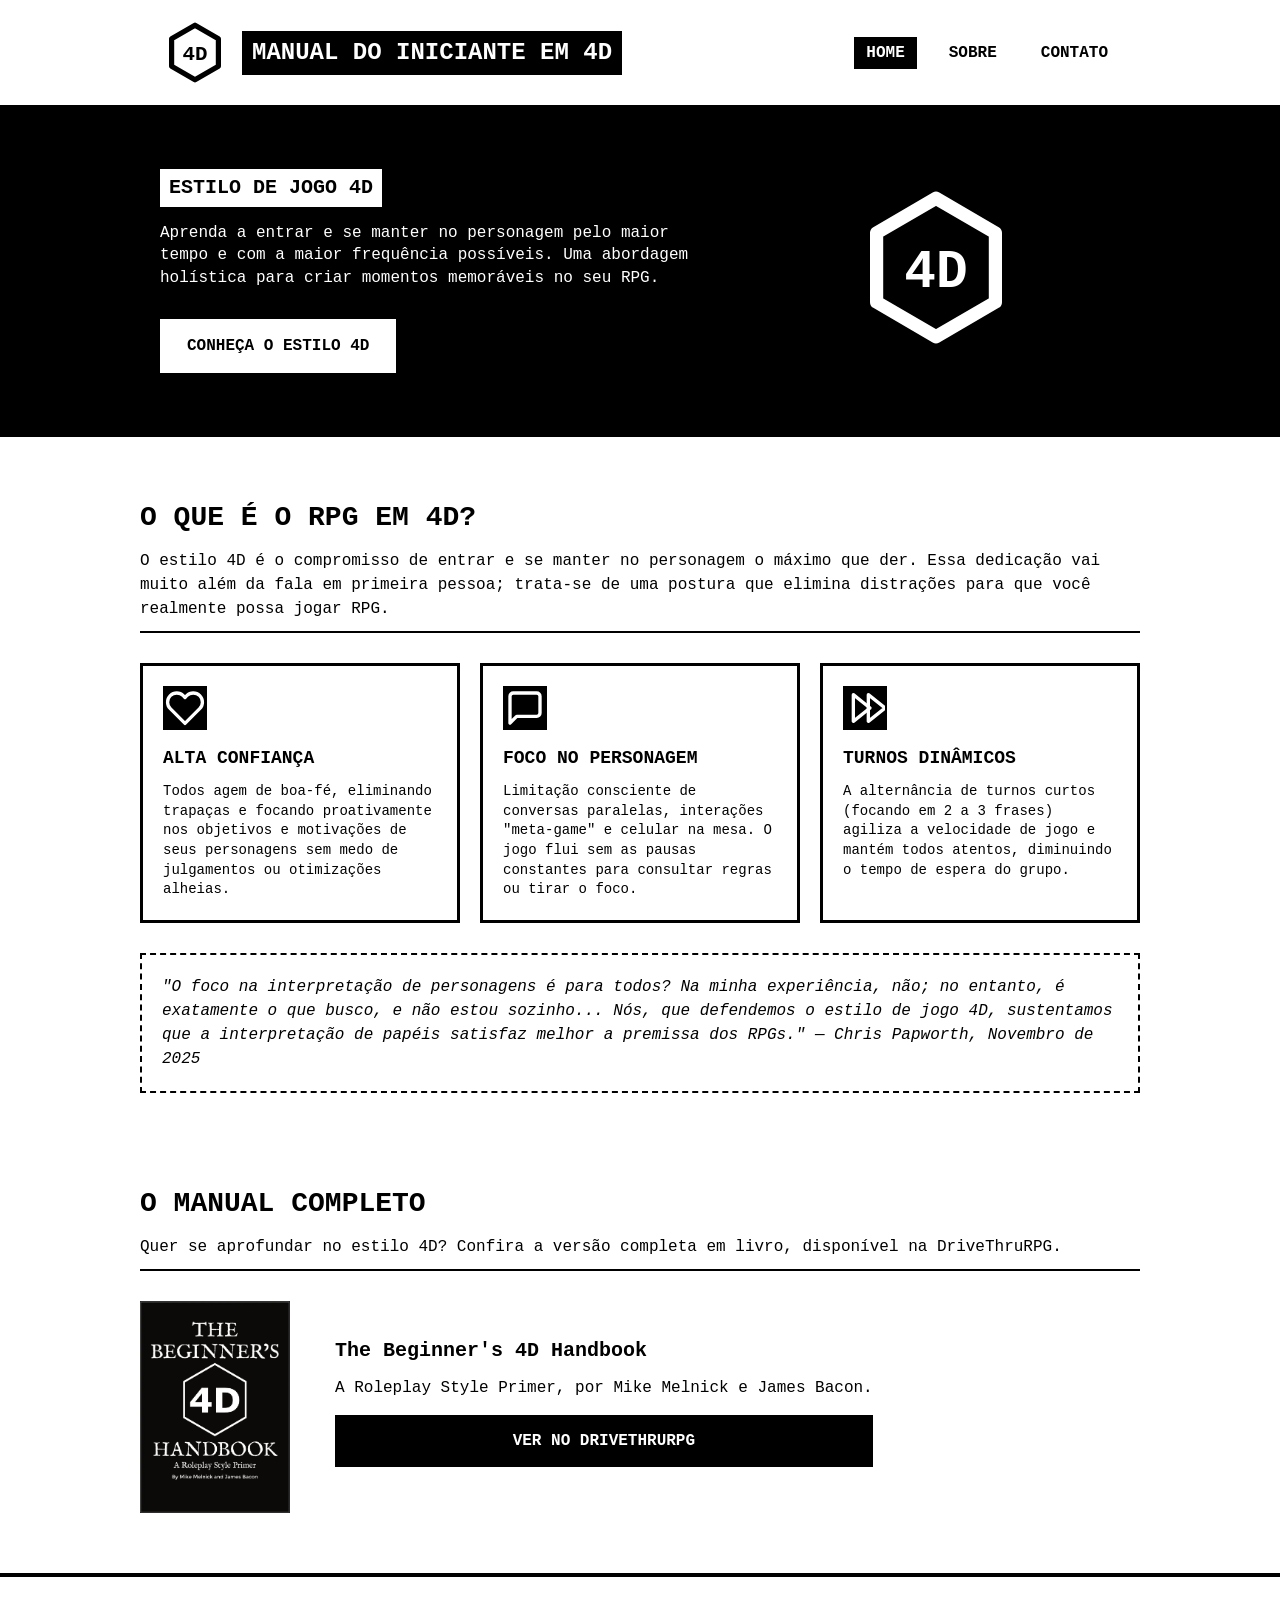
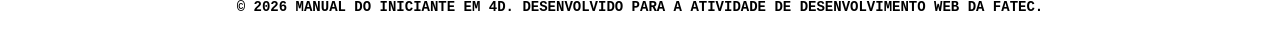
<file: index.html>
<!DOCTYPE html>
<html lang="pt-BR">

<head>
    <meta charset="UTF-8"> <!-- Suporte a caracteres especiais (acentos, ç, etc.) -->
    <meta name="viewport" content="width=device-width, initial-scale=1.0">
    <!-- Garante renderização correta em dispositivos móveis -->
    <title>Manual do Iniciante em 4D - Home</title>
    <link rel="stylesheet" href="style.css"> <!-- Importa o arquivo de estilos CSS -->
</head>

<body>
    <!-- CABEÇALHO COM LOGO E MENU -->
    <header>
        <div class="header-container">
            <!-- Logo principal com vetor SVG -->
            <a href="index.html" class="logo">
                <svg viewBox="0 0 100 100" fill="none" xmlns="http://www.w3.org/2000/svg">
                    <polygon points="50,8 86,29 86,71 50,92 14,71 14,29" fill="#ffffff" stroke="#000000"
                        stroke-width="8" stroke-linejoin="round" />
                    <text x="50" y="62" fill="#000000" font-family="'Courier New', Courier, monospace" font-weight="900"
                        font-size="32" text-anchor="middle">4D</text>
                </svg>
                <span>Manual do Iniciante em 4D</span>
            </a>
            <!-- Menu de navegação -->
            <nav>
                <ul>
                    <li><a href="index.html" class="active">Home</a></li> <!-- 'active' indica a página atual -->
                    <li><a href="about.html">Sobre</a></li>
                    <li><a href="contato.html">Contato</a></li>
                </ul>
            </nav>
        </div>
    </header>

    <!-- CONTEÚDO PRINCIPAL DA PÁGINA -->
    <main>
        <!-- SEÇÃO HERO (BANER PRINCIPAL) -->
        <section class="hero">
            <div class="container hero-container">
                <div class="hero-content">
                    <span class="hero-tag">Estilo de Jogo 4D</span>
                    <p>Aprenda a entrar e se manter no personagem pelo maior tempo e com a maior frequência possíveis.
                        Uma abordagem holística para criar momentos memoráveis no seu RPG.</p>
                    <a href="about.html" class="hero-btn">Conheça o Estilo 4D</a>
                </div>
                <!-- Gráfico decorativo -->
                <div class="hero-graphic">
                    <div class="logo-hero">
                        <svg viewBox="0 0 100 100" fill="none" xmlns="http://www.w3.org/2000/svg">
                            <polygon points="50,8 86,29 86,71 50,92 14,71 14,29" fill="#000000" stroke="#ffffff"
                                stroke-width="8" stroke-linejoin="round" />
                            <text x="50" y="62" fill="#ffffff" font-family="'Courier New', Courier, monospace"
                                font-weight="900" font-size="32" text-anchor="middle">4D</text>
                        </svg>
                    </div>
                </div>
            </div>
        </section>

        <!-- SEÇÃO DE INTRODUÇÃO -->
        <section class="section container">
            <div class="section-title-wrapper">
                <h2 class="section-title">O que é o RPG em 4D?</h2>
                <p class="section-desc">O estilo 4D é o compromisso de entrar e se manter no personagem o máximo que
                    der. Essa dedicação vai muito além da fala em primeira pessoa; trata-se de uma postura que elimina
                    distrações para que você realmente possa jogar RPG.</p>
            </div>

            <!-- CARDS DOS TRÊS PILARES -->
            <div class="cards-container">
                <div class="card">
                    <div class="card-icon">
                        <svg viewBox="0 0 24 24" fill="none" stroke="currentColor" stroke-width="2"
                            stroke-linecap="round" stroke-linejoin="round">
                            <path
                                d="M20.84 4.61a5.5 5.5 0 0 0-7.78 0L12 5.67l-1.06-1.06a5.5 5.5 0 0 0-7.78 7.78l1.06 1.06L12 21.23l7.78-7.78 1.06-1.06a5.5 5.5 0 0 0 0-7.78z" />
                        </svg>
                    </div>
                    <h3>Alta Confiança</h3>
                    <p>Todos agem de boa-fé, eliminando trapaças e focando proativamente nos objetivos e motivações de
                        seus personagens sem medo de julgamentos ou otimizações alheias.</p>
                </div>

                <div class="card">
                    <div class="card-icon">
                        <svg viewBox="0 0 24 24" fill="none" stroke="currentColor" stroke-width="2"
                            stroke-linecap="round" stroke-linejoin="round">
                            <path d="M21 15a2 2 0 0 1-2 2H7l-4 4V5a2 2 0 0 1 2-2h14a2 2 0 0 1 2 2z" />
                        </svg>
                    </div>
                    <h3>Foco no Personagem</h3>
                    <p>Limitação consciente de conversas paralelas, interações "meta-game" e celular na mesa. O jogo
                        flui sem as pausas constantes para consultar regras ou tirar o foco.</p>
                </div>

                <div class="card">
                    <div class="card-icon">
                        <svg viewBox="0 0 24 24" fill="none" stroke="currentColor" stroke-width="2"
                            stroke-linecap="round" stroke-linejoin="round">
                            <polygon points="5 4 15 12 5 20 5 4" />
                            <polygon points="14 4 24 12 14 20 14 4" />
                        </svg>
                    </div>
                    <h3>Turnos Dinâmicos</h3>
                    <p>A alternância de turnos curtos (focando em 2 a 3 frases) agiliza a velocidade de jogo e mantém
                        todos atentos, diminuindo o tempo de espera do grupo.</p>
                </div>
            </div>

            <!-- CAIXA DE CITAÇÃO -->
            <div class="callout">
                "O foco na interpretação de personagens é para todos? Na minha experiência, não; no entanto, é
                exatamente o que busco, e não estou sozinho... Nós, que defendemos o estilo de jogo 4D, sustentamos que
                a interpretação de papéis satisfaz melhor a premissa dos RPGs." — Chris Papworth, Novembro de 2025
            </div>
        </section>

        <!-- SEÇÃO DO MANUAL COMPLETO (E-BOOK) -->
        <section class="section container section-book">
            <div class="section-title-wrapper">
                <h2 class="section-title">O Manual Completo</h2>
                <p class="section-desc">Quer se aprofundar no estilo 4D? Confira a versão completa em livro, disponível
                    na DriveThruRPG.</p>
            </div>
            <div class="book-showcase">
                <!-- Wrapper criado para o Flexbox manter a foto e informações lado a lado -->
                <div class="book-content">
                    <img src="capa.webp" alt="Capa do livro The Beginner's 4D Handbook" class="book-cover">
                    <div class="book-info">
                        <h3>The Beginner's 4D Handbook</h3>
                        <p>A Roleplay Style Primer, por Mike Melnick e James Bacon.</p>
                        <!-- Botão com classes combinadas (form-btn e book-btn) -->
                        <a href="https://www.drivethrurpg.com/en/product/549599/the-beginner-s-4d-handbook?language=en"
                            target="_blank" class="form-btn book-btn">Ver no DriveThruRPG</a>
                    </div>
                </div>
            </div>
        </section>
    </main>

    <!-- RODAPÉ -->
    <footer>
        <p>&copy; 2026 Manual do Iniciante em 4D. Desenvolvido para a Atividade de Desenvolvimento Web da FATEC.</p>
    </footer>
</body>

</html>
</file>
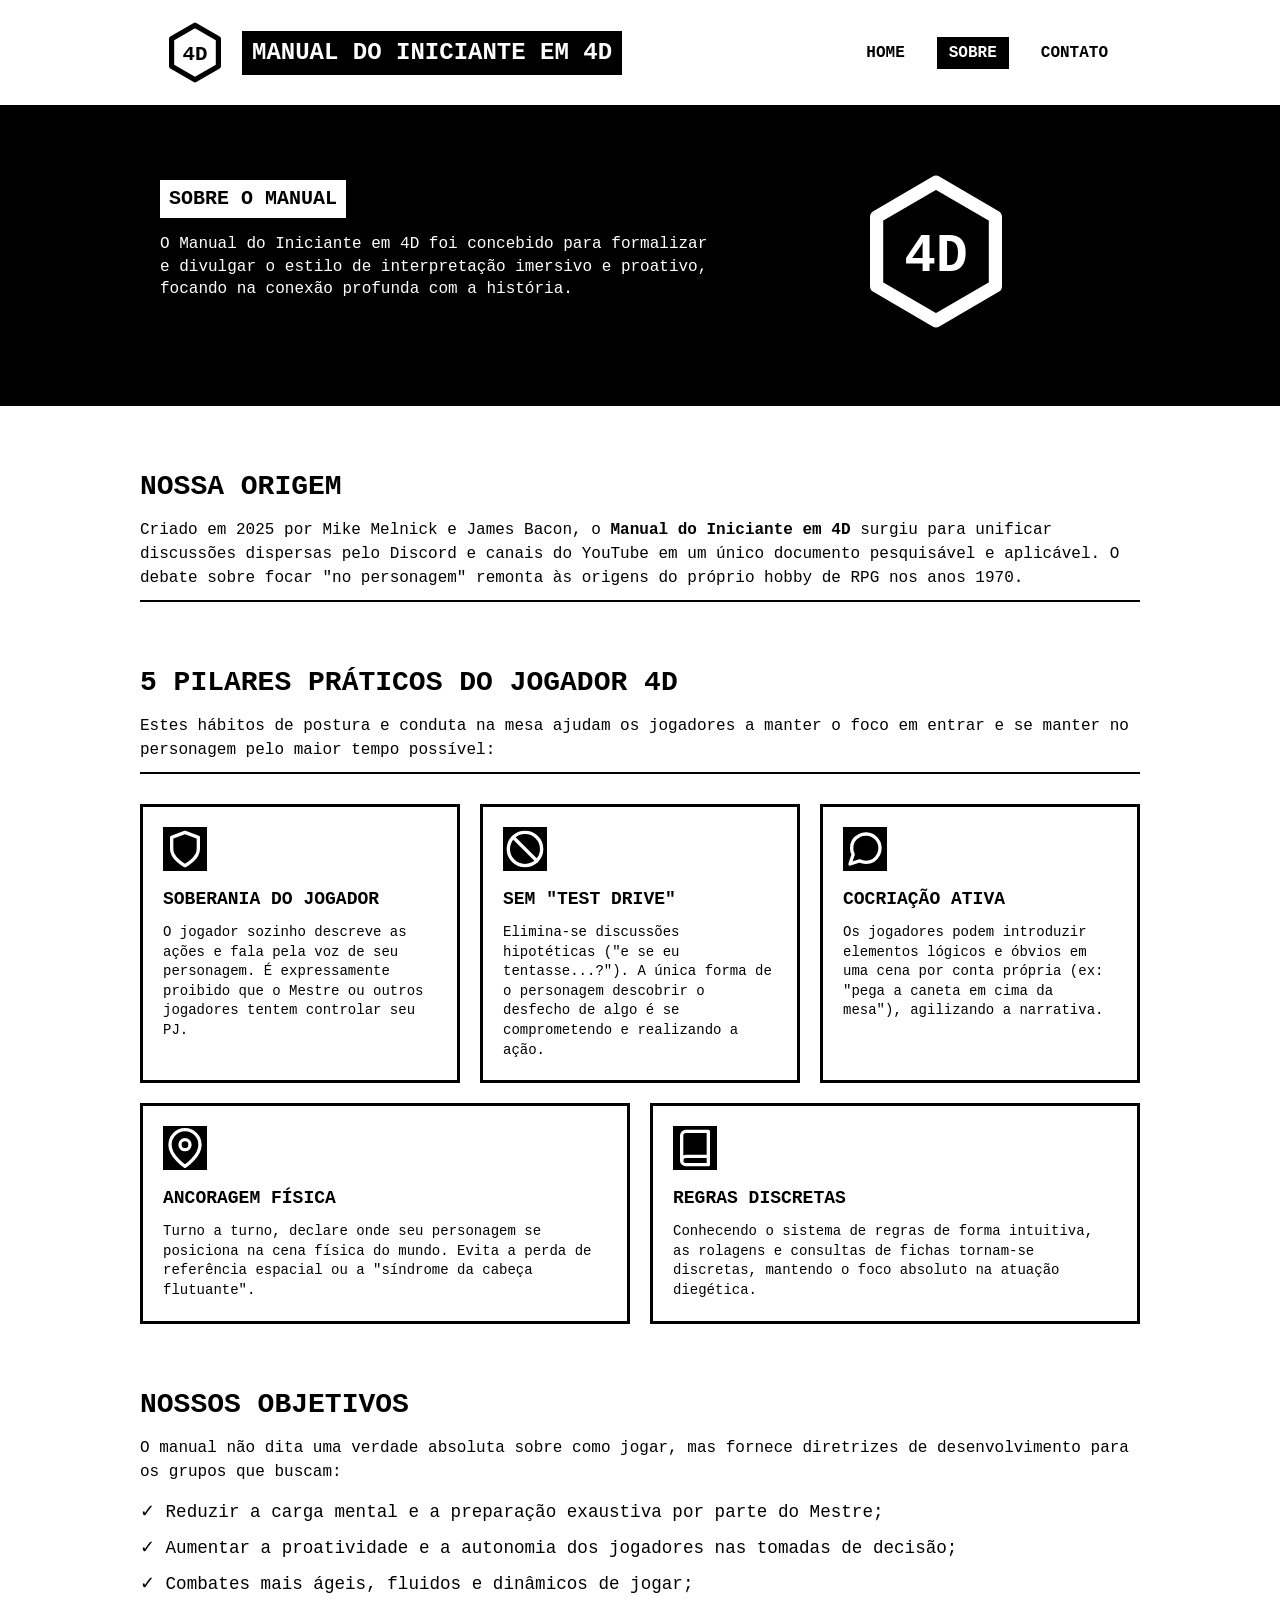
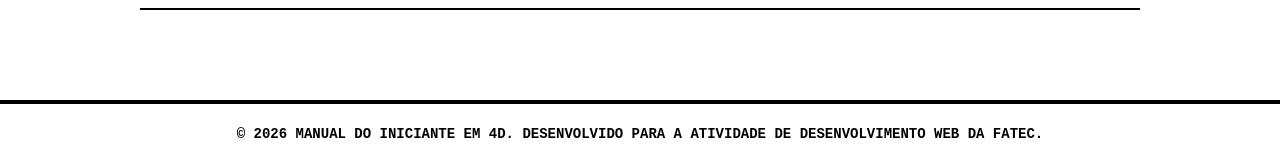
<file: about.html>
<!DOCTYPE html>
<html lang="pt-BR">

<head>
    <meta charset="UTF-8">
    <meta name="viewport" content="width=device-width, initial-scale=1.0">
    <title>Manual do Iniciante em 4D - Sobre</title>
    <link rel="stylesheet" href="style.css">
</head>

<body>
    <!-- CABEÇALHO -->
    <header>
        <div class="header-container">
            <a href="index.html" class="logo">
                <svg width="45" height="40" viewBox="0 0 100 100" fill="none" xmlns="http://www.w3.org/2000/svg">
                    <polygon points="50,8 86,29 86,71 50,92 14,71 14,29" fill="#ffffff" stroke="#000000"
                        stroke-width="8" stroke-linejoin="round" />
                    <text x="50" y="62" fill="#000000" font-family="'Courier New', Courier, monospace" font-weight="900"
                        font-size="32" text-anchor="middle">4D</text>
                </svg>
                <span>Manual do Iniciante em 4D</span>
            </a>
            <nav>
                <ul>
                    <li><a href="index.html">Home</a></li>
                    <li><a href="about.html" class="active">Sobre</a></li> <!-- Marca a página Sobre como ativa -->
                    <li><a href="contato.html">Contato</a></li>
                </ul>
            </nav>
        </div>
    </header>

    <main>
        <!-- BANNER DE SOBRE -->
        <section class="hero">
            <div class="container hero-container">
                <div class="hero-content">
                    <span class="hero-tag">Sobre o Manual</span>
                    <p>O Manual do Iniciante em 4D foi concebido para formalizar e divulgar o estilo de interpretação
                        imersivo e proativo, focando na conexão profunda com a história.</p>
                </div>
                <div class="hero-graphic">
                    <div class="logo-hero">
                        <svg viewBox="0 0 100 100" fill="none" xmlns="http://www.w3.org/2000/svg">
                            <polygon points="50,8 86,29 86,71 50,92 14,71 14,29" fill="#000000" stroke="#ffffff"
                                stroke-width="8" stroke-linejoin="round" />
                            <text x="50" y="62" fill="#ffffff" font-family="'Courier New', Courier, monospace"
                                font-weight="900" font-size="32" text-anchor="middle">4D</text>
                        </svg>
                    </div>
                </div>
            </div>
        </section>

        <!-- SEÇÃO DE ORIGEM E PILARES -->
        <section class="section container">
            <div class="section-title-wrapper">
                <h2 class="section-title">Nossa Origem</h2>
                <p class="section-desc">Criado em 2025 por Mike Melnick e James Bacon, o <strong>Manual do Iniciante em
                        4D</strong> surgiu para unificar discussões dispersas pelo Discord e canais do YouTube em um
                    único documento pesquisável e aplicável. O debate sobre focar "no personagem" remonta às origens do
                    próprio hobby de RPG nos anos 1970.</p>
            </div>

            <!-- SUBTÍTULO DA GRADE DE 5 PILARES -->
            <div class="section-title-wrapper" style="margin-top: 60px;">
                <!-- estilo inline para dar mais espaço acima -->
                <h2 class="section-title">5 Pilares Práticos do Jogador 4D</h2>
                <p class="section-desc">Estes hábitos de postura e conduta na mesa ajudam os jogadores a manter o foco
                    em entrar e se manter no personagem pelo maior tempo possível:</p>
            </div>

            <!-- CONTAINER QUE EXIBE OS 5 CARDS COM O LAYOUT CUSTOMIZADO DO CSS (3 na 1ª linha, 2 na 2ª) -->
            <div class="cards-5-container">
                <div class="card">
                    <div class="card-icon">
                        <svg viewBox="0 0 24 24" fill="none" stroke="currentColor" stroke-width="2"
                            stroke-linecap="round" stroke-linejoin="round">
                            <path d="M12 22s8-4 8-10V5l-8-3-8 3v7c0 6 8 10 8 10z" />
                        </svg>
                    </div>
                    <h3>Soberania do Jogador</h3>
                    <p>O jogador sozinho descreve as ações e fala pela voz de seu personagem. É expressamente proibido
                        que o Mestre ou outros jogadores tentem controlar seu PJ.</p>
                </div>

                <div class="card">
                    <div class="card-icon">
                        <svg viewBox="0 0 24 24" fill="none" stroke="currentColor" stroke-width="2"
                            stroke-linecap="round" stroke-linejoin="round">
                            <circle cx="12" cy="12" r="10" />
                            <line x1="4.93" y1="4.93" x2="19.07" y2="19.07" />
                        </svg>
                    </div>
                    <h3>Sem "Test Drive"</h3>
                    <p>Elimina-se discussões hipotéticas ("e se eu tentasse...?"). A única forma de o personagem
                        descobrir o desfecho de algo é se comprometendo e realizando a ação.</p>
                </div>

                <div class="card">
                    <div class="card-icon">
                        <svg viewBox="0 0 24 24" fill="none" stroke="currentColor" stroke-width="2"
                            stroke-linecap="round" stroke-linejoin="round">
                            <path
                                d="M21 11.5a8.38 8.38 0 0 1-.9 3.8 8.5 8.5 0 0 1-7.6 4.7 8.38 8.38 0 0 1-3.8-.9L3 21l1.9-5.7a8.38 8.38 0 0 1-.9-3.8 8.5 8.5 0 0 1 4.7-7.6 8.38 8.38 0 0 1 3.8-.9h.5a8.48 8.48 0 0 1 8 8v.5z" />
                        </svg>
                    </div>
                    <h3>Cocriação Ativa</h3>
                    <p>Os jogadores podem introduzir elementos lógicos e óbvios em uma cena por conta própria (ex:
                        "pega a caneta em cima da mesa"), agilizando a narrativa.</p>
                </div>

                <div class="card">
                    <div class="card-icon">
                        <svg viewBox="0 0 24 24" fill="none" stroke="currentColor" stroke-width="2"
                            stroke-linecap="round" stroke-linejoin="round">
                            <path d="M21 10c0 7-9 13-9 13s-9-6-9-13a9 9 0 0 1 18 0z" />
                            <circle cx="12" cy="10" r="3" />
                        </svg>
                    </div>
                    <h3>Ancoragem Física</h3>
                    <p>Turno a turno, declare onde seu personagem se posiciona na cena física do mundo. Evita a perda de
                        referência espacial ou a "síndrome da cabeça flutuante".</p>
                </div>

                <div class="card">
                    <div class="card-icon">
                        <svg viewBox="0 0 24 24" fill="none" stroke="currentColor" stroke-width="2"
                            stroke-linecap="round" stroke-linejoin="round">
                            <path d="M4 19.5A2.5 2.5 0 0 1 6.5 17H20" />
                            <path d="M6.5 2H20v20H6.5A2.5 2.5 0 0 1 4 19.5v-15A2.5 2.5 0 0 1 6.5 2z" />
                        </svg>
                    </div>
                    <h3>Regras Discretas</h3>
                    <p>Conhecendo o sistema de regras de forma intuitiva, as rolagens e consultas de fichas tornam-se
                        discretas, mantendo o foco absoluto na atuação diegética.</p>
                </div>
            </div>

            <!-- SEÇÃO DE OBJETIVOS -->
            <div class="section-title-wrapper" style="margin-top: 60px;">
                <h2 class="section-title">Nossos Objetivos</h2>
                <p class="section-desc">O manual não dita uma verdade absoluta sobre como jogar, mas fornece diretrizes
                    de desenvolvimento para os grupos que buscam:</p>
                <ul
                    style="list-style-type: none; padding-left: 0; font-size: 1.1rem; margin-top: 15px; display: flex; flex-direction: column; gap: 10px;">
                    <li>✓ Reduzir a carga mental e a preparação exaustiva por parte do Mestre;</li>
                    <li>✓ Aumentar a proatividade e a autonomia dos jogadores nas tomadas de decisão;</li>
                    <li>✓ Combates mais ágeis, fluidos e dinâmicos de jogar;</li>
                </ul>
            </div>
        </section>
    </main>

    <footer>
        <p>&copy; 2026 Manual do Iniciante em 4D. Desenvolvido para a Atividade de Desenvolvimento Web da FATEC.</p>
    </footer>
</body>

</html>
</file>
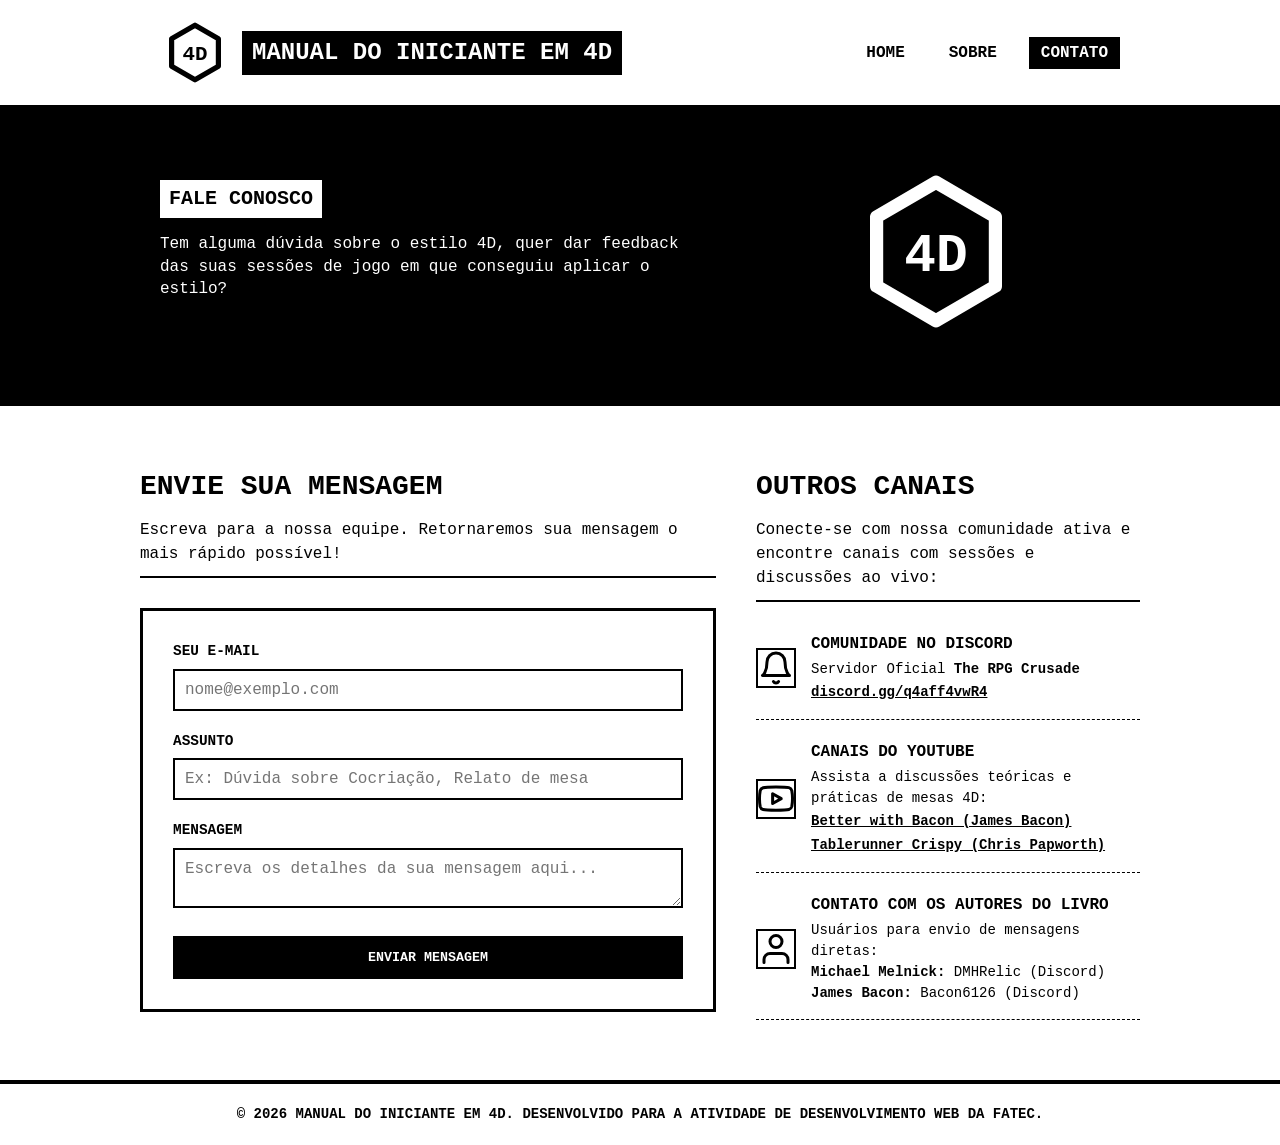
<file: contato.html>
<!DOCTYPE html>
<html lang="pt-BR">

<head>
    <meta charset="UTF-8">
    <meta name="viewport" content="width=device-width, initial-scale=1.0">
    <title>Manual do Iniciante em 4D - Contato</title>
    <link rel="stylesheet" href="style.css">
</head>

<body>
    <!-- CABEÇALHO -->
    <header>
        <div class="header-container">
            <a href="index.html" class="logo">
                <svg width="45" height="40" viewBox="0 0 100 100" fill="none" xmlns="http://www.w3.org/2000/svg">
                    <polygon points="50,8 86,29 86,71 50,92 14,71 14,29" fill="#ffffff" stroke="#000000"
                        stroke-width="8" stroke-linejoin="round" />
                    <text x="50" y="62" fill="#000000" font-family="'Courier New', Courier, monospace" font-weight="900"
                        font-size="32" text-anchor="middle">4D</text>
                </svg>
                <span>Manual do Iniciante em 4D</span>
            </a>
            <nav>
                <ul>
                    <li><a href="index.html">Home</a></li>
                    <li><a href="about.html">Sobre</a></li>
                    <li><a href="contato.html" class="active">Contato</a></li> <!-- Página ativa -->
                </ul>
            </nav>
        </div>
    </header>

    <main>
        <!-- HERO CONTATO -->
        <section class="hero">
            <div class="container hero-container">
                <div class="hero-content">
                    <span class="hero-tag">Fale Conosco</span>
                    <p>Tem alguma dúvida sobre o estilo 4D, quer dar feedback das suas sessões de jogo em que conseguiu
                        aplicar o estilo?</p>
                </div>
                <div class="hero-graphic">
                    <div class="logo-hero">
                        <svg viewBox="0 0 100 100" fill="none" xmlns="http://www.w3.org/2000/svg">
                            <polygon points="50,8 86,29 86,71 50,92 14,71 14,29" fill="#000000" stroke="#ffffff"
                                stroke-width="8" stroke-linejoin="round" />
                            <text x="50" y="62" fill="#ffffff" font-family="'Courier New', Courier, monospace"
                                font-weight="900" font-size="32" text-anchor="middle">4D</text>
                        </svg>
                    </div>
                </div>
            </div>
        </section>

        <!-- SEÇÃO COM ESTRUTURA DIVIDIDA (DIVIDIDA EM 2 COLUNAS VIA FLEXBOX) -->
        <section class="section container">
            <div class="split-section">
                <!-- COLUNA DA ESQUERDA: FORMULÁRIO -->
                <div class="split-left">
                    <div class="section-title-wrapper">
                        <h2 class="section-title">Envie sua mensagem</h2>
                        <p class="section-desc">Escreva para a nossa equipe. Retornaremos sua mensagem o mais rápido
                            possível!</p>
                    </div>
                    <div class="contact-form-card">
                        <!-- O atributo onsubmit previne o recarregamento da página e exibe um alerta explicativo -->
                        <form action="#" method="POST"
                            onsubmit="event.preventDefault(); alert('Mensagem enviada com sucesso! (É mentira!)');">
                            <div class="form-group">
                                <label for="email">Seu e-mail</label>
                                <input type="email" id="email" name="email" placeholder="nome@exemplo.com" required>
                            </div>
                            <div class="form-group">
                                <label for="subject">Assunto</label>
                                <input type="text" id="subject" name="subject"
                                    placeholder="Ex: Dúvida sobre Cocriação, Relato de mesa" required>
                            </div>
                            <div class="form-group">
                                <label for="message">Mensagem</label>
                                <textarea id="message" name="message"
                                    placeholder="Escreva os detalhes da sua mensagem aqui..." required></textarea>
                            </div>
                            <button type="submit" class="form-btn">Enviar Mensagem</button>
                        </form>
                    </div>
                </div>

                <!-- COLUNA DA DIREITA: CANAIS DE COMUNICAÇÃO -->
                <div class="split-right">
                    <div class="section-title-wrapper">
                        <h2 class="section-title">Outros canais</h2>
                        <p class="section-desc">Conecte-se com nossa comunidade ativa e encontre canais com sessões e
                            discussões ao vivo:</p>
                    </div>
                    <div class="channels-list">
                        <!-- ITEM DE CANAL 1: DISCORD -->
                        <div class="channel-item">
                            <div class="channel-icon">
                                <svg viewBox="0 0 24 24" fill="none" stroke="currentColor" stroke-width="2"
                                    stroke-linecap="round" stroke-linejoin="round">
                                    <path d="M18 8A6 6 0 0 0 6 8c0 7-3 9-3 9h18s-3-2-3-9" />
                                    <path d="M13.73 21a2 2 0 0 1-3.46 0" />
                                </svg>
                            </div>
                            <div class="channel-info">
                                <h4>Comunidade no Discord</h4>
                                <p>Servidor Oficial <strong>The RPG Crusade</strong></p>
                                <a href="https://discord.gg/q4aff4vwR4" target="_blank">discord.gg/q4aff4vwR4</a>
                            </div>
                        </div>

                        <!-- ITEM DE CANAL 2: YOUTUBE -->
                        <div class="channel-item">
                            <div class="channel-icon">
                                <svg viewBox="0 0 24 24" fill="none" stroke="currentColor" stroke-width="2"
                                    stroke-linecap="round" stroke-linejoin="round">
                                    <path
                                        d="M22.54 6.42a2.78 2.78 0 0 0-1.94-2C18.88 4 12 4 12 4s-6.88 0-8.6.46a2.78 2.78 0 0 0-1.94 2A29 29 0 0 0 1 11.75a29 29 0 0 0 .46 5.33A2.78 2.78 0 0 0 3.4 19c1.72.46 8.6.46 8.6.46s6.88 0 8.6-.46a2.78 2.78 0 0 0 1.94-2 29 29 0 0 0 .46-5.25 29 29 0 0 0-.46-5.33z" />
                                    <polygon points="9.75 15.02 15.5 11.75 9.75 8.48 9.75 15.02" />
                                </svg>
                            </div>
                            <div class="channel-info">
                                <h4>Canais do YouTube</h4>
                                <p>Assista a discussões teóricas e práticas de mesas 4D:</p>
                                <a href="https://www.youtube.com/@Better_With_Bacon" target="_blank">Better with Bacon
                                    (James Bacon)</a><br>
                                <a href="https://www.youtube.com/@Tablerunner" target="_blank">Tablerunner Crispy (Chris
                                    Papworth)</a>
                            </div>
                        </div>

                        <!-- ITEM DE CANAL 3: CONTATOS DIRETOS -->
                        <div class="channel-item">
                            <div class="channel-icon">
                                <svg viewBox="0 0 24 24" fill="none" stroke="currentColor" stroke-width="2"
                                    stroke-linecap="round" stroke-linejoin="round">
                                    <path d="M20 21v-2a4 4 0 0 0-4-4H8a4 4 0 0 0-4 4v2" />
                                    <circle cx="12" cy="7" r="4" />
                                </svg>
                            </div>
                            <div class="channel-info">
                                <h4>Contato com os Autores do Livro</h4>
                                <p>Usuários para envio de mensagens diretas:</p>
                                <p><strong>Michael Melnick:</strong> DMHRelic (Discord)</p>
                                <p><strong>James Bacon:</strong> Bacon6126 (Discord)</p>
                            </div>
                        </div>
                    </div>
                </div>
            </div>
        </section>
    </main>

    <!-- RODAPÉ -->
    <footer>
        <p>&copy; 2026 Manual do Iniciante em 4D. Desenvolvido para a Atividade de Desenvolvimento Web da FATEC.</p>
    </footer>
</body>

</html>
</file>
<file: style.css>
/* RESET DE ESTILOS E CONFIGURAÇÕES GLOBAIS */
* {
    margin: 0;
    /* Remove margens padrão de todos os elementos */
    padding: 0;
    /* Remove preenchimentos padrão de todos os elementos */
    box-sizing: border-box;
    /* Garante que padding e border sejam incluídos no cálculo do tamanho total (largura/altura) do elemento */
}

body {
    font-family: 'Courier New', Courier, monospace;
    /* Define a fonte com estilo retrô/máquina de escrever */
    color: #000000;
    /* Define a cor padrão do texto (preto) */
    background-color: #ffffff;
    /* Define o fundo padrão (branco) */
    line-height: 1.5;
    /* Define o espaçamento entre linhas de texto para facilitar a leitura */
    padding: 0;
}

/* CONTAINER REUTILIZÁVEL (Limita a largura máxima da página) */
.container {
    max-width: 1000px;
    /* Impede que o conteúdo se espalhe em telas muito largas */
    margin: 0 auto;
    /* Centraliza o container horizontalmente */
    padding: 0 20px;
    /* Adiciona espaçamento interno nas laterais para telas menores */
    width: 100%;
    /* Ocupa a largura disponível até o limite de 1000px */
}

/* CABEÇALHO E NAVEGAÇÃO */
header {
    background-color: #ffffff;
    border-bottom: 4px solid #000000;
    /* Linha preta espessa na parte inferior */
    padding: 10px 0;
}

.header-container {
    display: flex;
    /* Ativa o Flexbox para alinhar logo e navegação */
    justify-content: space-between;
    /* Empurra a logo para a esquerda e o menu para a direita */
    align-items: center;
    /* Centraliza os elementos verticalmente */
    max-width: 1000px;
    margin: 0 auto;
    padding: 10px 20px;
}

.logo {
    display: flex;
    align-items: center;
    gap: 12px;
    /* Espaço de 12px entre o ícone SVG e o texto da logo */
    text-decoration: none;
    /* Remove o sublinhado do link */
    color: #000000;
    font-weight: bold;
    font-size: 24px;
    text-transform: uppercase;
    /* Transforma todas as letras em maiúsculas */
}

.logo svg {
    width: 70px;
    height: 65px;
}

.logo-hero svg {
    width: 170px;
    height: 165px;
}

.logo span {
    border: 2px solid #000000;
    padding: 2px 8px;
    background-color: #000000;
    /* Fundo preto com texto branco no estilo "etiqueta" */
    color: #ffffff;
}

nav ul {
    display: flex;
    /* Coloca os itens do menu em linha */
    list-style: none;
    /* Remove as marcadores de lista (bolinhas) */
    gap: 20px;
    /* Espaçamento entre cada opção do menu */
}

nav a {
    text-decoration: none;
    color: #000000;
    font-weight: bold;
    font-size: 16px;
    text-transform: uppercase;
    padding: 5px 10px;
    border: 2px solid transparent;
    /* Reserva a borda para evitar pulos visuais no efeito hover */
}

/* Efeito ao passar o mouse (hover) e link da página ativa */
nav a:hover,
nav a.active {
    background-color: #000000;
    /* Inverte as cores: fundo preto e texto branco */
    color: #ffffff;
    border: 2px solid #000000;
}

/* SEÇÃO HERO (Destaque Principal do Topo) */
.hero {
    background-color: #000000;
    /* Bloco preto de alto contraste */
    color: #ffffff;
    padding: 60px 0;
    border-bottom: 4px solid #000000;
}

.hero-container {
    display: flex;
    align-items: center;
    justify-content: space-between;
    gap: 40px;
}

.hero-content {
    flex: 1.2;
    /* Ocupa uma proporção ligeiramente maior no Flexbox */
}

.hero-tag {
    background-color: #ffffff;
    color: #000000;
    padding: 3px 8px;
    font-weight: bold;
    font-size: 20px;
    text-transform: uppercase;
    display: inline-block;
    margin-bottom: 15px;
    border: 1px solid #ffffff;
}

/* .hero h1 {
    font-size: 40px;
    font-weight: bold;
    text-transform: uppercase;
    line-height: 1.1;
    margin-bottom: 20px;
    letter-spacing: -1px;
    Junta ligeiramente as letras
} */

.hero p {
    font-size: 16px;
    margin-bottom: 30px;
    line-height: 1.4;
}

/* Botão da Seção Hero */
.hero-btn {
    display: inline-block;
    background-color: #ffffff;
    color: #000000;
    text-decoration: none;
    padding: 12px 24px;
    font-weight: bold;
    text-transform: uppercase;
    border: 3px solid #ffffff;
    transition: background-color 0.1s, color 0.1s;
    /* Suaviza a troca de cor no hover */
}

.hero-btn:hover {
    background-color: #000000;
    /* Inverte para fundo preto e borda/texto branco */
    color: #ffffff;
    border-color: #ffffff;
}

.hero-graphic {
    flex: 0.8;
    /* Proporção para a imagem/gráfico na direita */
    display: flex;
    justify-content: center;
    align-items: center;
}

/* 
.circle-decoration {
    width: 150px;
    height: 150px;
    border: 3px dashed #ffffff;
    /* Circulo com borda tracejada em branco */
/* border-radius: 50%;
    /* Transforma a div retangular em um círculo perfeito */
/* display: flex;
    align-items: center;
    justify-content: center;
}
 */

/* ESTRUTURA GERAL DAS SEÇÕES */
.section {
    padding: 60px 0;
}

.section-title-wrapper {
    margin-bottom: 30px;
    border-bottom: 2px solid #000000;
    /* Linha divisória abaixo dos títulos das seções */
    padding-bottom: 10px;
}

.section-title {
    font-size: 28px;
    font-weight: bold;
    color: #000000;
    text-transform: uppercase;
}

.section-desc {
    font-size: 16px;
    color: #000000;
    margin-top: 10px;
}

/* ESPECÍFICO PARA A SEÇÃO DO LIVRO */
.section-book {
    padding-top: 20px;
    /* Padding reduzido para aproximar da citação acima */
}

.book-content {
    display: flex;
    /* Alinha a foto da capa e as informações lado a lado */
    align-items: flex-start;
    /* Alinha o topo da capa com o topo do texto */
    gap: 20px;
    /* Distância entre a capa e as informações */
    margin-top: 20px;
}

.book-cover {
    width: 150px;
    /* Largura fixa para a imagem do livro */
    height: auto;
    /* Mantém a proporção da imagem */
    object-fit: contain;
    /* Previne distorções na imagem */
    flex-shrink: 0;
    /* Impede que o Flexbox encolha a imagem */
}

.book-info {
    display: flex;
    flex-direction: column;
    /* Empilha o Título (H3), Descrição (P) e Botão (A) verticalmente */
    align-items: flex-start;
    /* Alinha os itens à esquerda */
    gap: 10px;
    /* Espaçamento vertical entre cada elemento */
    margin-top: 35px;
    margin-left: 25px;
}

.book-info h3 {
    font-size: 20px;
    font-weight: bold;
    margin: 0;
}

.book-info p {
    margin: 0;
}

.book-btn {
    display: inline-block;
    width: auto;
    /* Faz o botão ocupar apenas o tamanho do seu texto */
    margin-top: 5px;
    text-align: center;
    text-decoration: none;
}

/* CARDS / CARTÕES DE CONTEÚDO */
.cards-container {
    display: flex;
    flex-wrap: wrap;
    /* Permite que os cards dobrem para a linha de baixo se não couberem */
    gap: 20px;
    margin-top: 30px;
}

.card {
    background-color: #ffffff;
    border: 3px solid #000000;
    /* Moldura preta forte */
    padding: 20px;
    flex: 1 1 calc(33.333% - 14px);
    /* Tenta ocupar 1/3 da linha descontando os gaps */
    min-width: 260px;
    /* Se o elemento for menor que 260px, ele pula de linha */
    transition: background-color 0.1s, color 0.1s;
}

.card:hover {
    background-color: #000000;
    /* Inverte as cores ao passar o mouse */
    color: #ffffff;
}

.card-icon {
    width: 44px;
    height: 44px;
    border: 2px solid #000000;
    background-color: #000000;
    color: #ffffff;
    margin-bottom: 15px;
    display: flex;
    align-items: center;
    justify-content: center;
}

.card:hover .card-icon {
    background-color: #ffffff;
    /* Inverte a cor do ícone quando o card pai está em hover */
    color: #000000;
    border-color: #ffffff;
}

.card h3 {
    font-size: 18px;
    font-weight: bold;
    text-transform: uppercase;
    margin-bottom: 10px;
}

.card p {
    font-size: 14px;
    line-height: 1.4;
}

/* GRADE ESPECIAL DE 5 CARDS (Página Sobre) */
.cards-5-container {
    display: flex;
    flex-wrap: wrap;
    gap: 20px;
    justify-content: center;
}

.cards-5-container .card {
    flex: 1 1 calc(33.333% - 14px);
    /* Os 3 primeiros ocupam 1/3 cada */
    min-width: 260px;
}

/* Ajusta os cards 4 e 5 para ocuparem metade da largura da linha (50%) */
.cards-5-container .card:nth-child(4),
.cards-5-container .card:nth-child(5) {
    flex: 0 1 calc(50% - 10px);
    max-width: calc(50% - 10px);
}

/* LAYOUT DIVIDIDO (Página Contato) */
.split-section {
    display: flex;
    gap: 40px;
}

.split-left {
    flex: 1.2;
    /* Formulario fica mais largo */
}

.split-right {
    flex: 0.8;
    /* Canais laterais ficam mais estreitos */
}

/* FORMULÁRIO DE CONTATO */
.contact-form-card {
    background-color: #ffffff;
    border: 3px solid #000000;
    padding: 30px;
}

.form-group {
    margin-bottom: 20px;
}

.form-group label {
    display: block;
    font-weight: bold;
    text-transform: uppercase;
    margin-bottom: 6px;
    font-size: 14.4px;
}

.form-group input,
.form-group textarea {
    width: 100%;
    padding: 10px;
    border: 2px solid #000000;
    background-color: #ffffff;
    color: #000000;
    font-family: inherit;
    /* Força o uso da fonte 'Courier New' declarada no body */
    font-size: 16px;
}

/* Estilo do foco (quando o usuário clica para digitar no campo) */
.form-group input:focus,
.form-group textarea:focus {
    outline: 2px solid #000000;
    background-color: #f5f5f5;
}

.form-btn {
    width: 100%;
    background-color: #000000;
    color: #ffffff;
    border: 2px solid #000000;
    padding: 12px;
    font-weight: bold;
    text-transform: uppercase;
    cursor: pointer;
    /* Altera o ponteiro do mouse para a mãozinha de clique */
    font-family: inherit;
}

.form-btn:hover {
    background-color: #ffffff;
    color: #000000;
}

/* LISTA DE CANAIS (LATERAL) */
.channels-list {
    display: flex;
    flex-direction: column;
    gap: 20px;
}

.channel-item {
    display: flex;
    align-items: center;
    gap: 15px;
    border-bottom: 1px dashed #000000;
    /* Separador pontilhado entre itens */
    padding-bottom: 15px;
}

.channel-icon {
    width: 40px;
    height: 40px;
    border: 2px solid #000000;
    color: #000000;
    display: flex;
    align-items: center;
    justify-content: center;
    flex-shrink: 0;
    /* Previne que o quadrado do ícone encolha se o texto for grande */
}

.channel-info h4 {
    font-size: 16px;
    text-transform: uppercase;
    margin-bottom: 3px;
}

.channel-info p,
.channel-info a {
    font-size: 14px;
    color: #000000;
    text-decoration: none;
}

.channel-info a {
    text-decoration: underline;
    font-weight: bold;
}

/* CAIXA DE CITAÇÃO (CALLOUT) */
.callout {
    border: 2px dashed #000000;
    /* Caixa tracejada estilo recorte de jornal */
    background-color: #ffffff;
    padding: 20px;
    margin: 30px 0;
    margin-bottom: 10px;
    /* Reduzida a margem inferior para ajustar o espaçamento */
    font-style: italic;
    /* Texto em itálico para enfatizar citação */
    color: #000000;
}

/* RODAPÉ (FOOTER) */
footer {
    background-color: #ffffff;
    border-top: 4px solid #000000;
    padding: 20px 0;
    text-align: center;
    color: #000000;
    font-weight: bold;
    font-size: 14px;
    text-transform: uppercase;
}

/* REGRAS DE RESPONSIVIDADE (MEDIA QUERIES) */
/* Aplica estes estilos apenas para telas com largura de até 768px (tablets e celulares) */
@media (max-width: 768px) {
    .header-container span {
        font-size: 18px;
        margin-right: 20px
    }

    .hero-container {
        flex-direction: column;
        /* Empilha os elementos do Hero na vertical */
        text-align: center;
    }

    .hero h1 {
        font-size: 32px;
    }

    .hero-graphic {
        display: none;
        /* Esconde o elemento gráfico decorativo em telas pequenas */
    }

    nav ul {
        gap: 10px;
    }

    nav a {
        font-size: 14px;
        padding: 3px 6px;
    }

    /* Ajustes para layout de 5 cards no mobile */
    .cards-5-container {
        margin: 5px;
    }

    .cards-5-container .card:nth-child(4),
    .cards-5-container .card:nth-child(5) {
        flex: 1 1 100%;
        /* Faz os dois últimos cards ocuparem a tela inteira */
        max-width: 100%;
    }

    /* Ajuste da seção de contato no mobile */
    .split-section {
        flex-direction: column;
        /* Empilha formulário e canais verticalmente */
        gap: 30px;
    }

    .split-left,
    .split-right {
        width: 100%;
    }

    .section {
        padding-left: 10px;
        padding-right: 10px;
    }

    footer {
        padding: 10px;
    }
}
</file>
